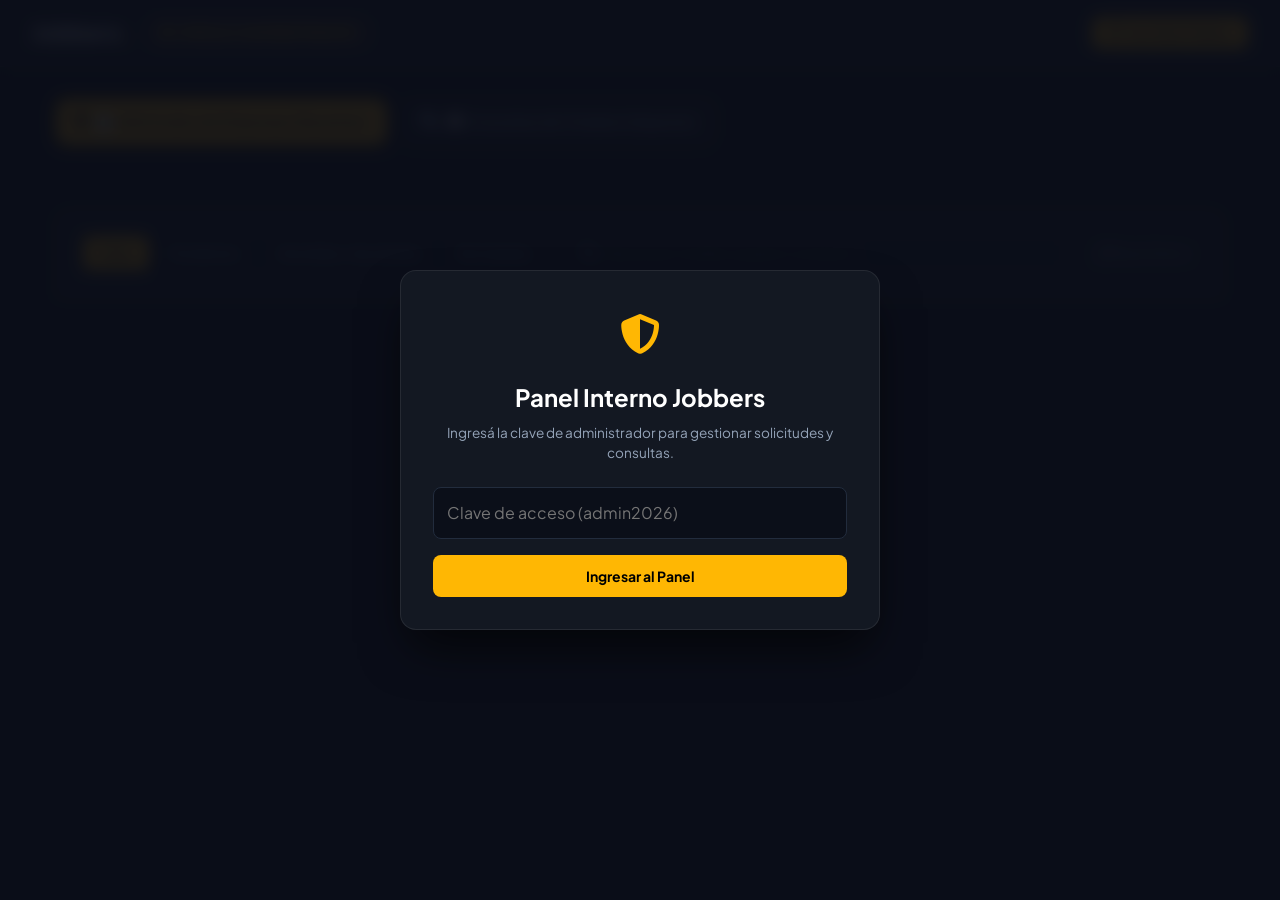
<file: admin.html>
<!DOCTYPE html>
<html lang="es">
<head>
    <meta charset="UTF-8">
    <meta name="viewport" content="width=device-width, initial-scale=1.0">
    <meta name="robots" content="noindex, nofollow">
    <title>Panel de Administración | Jobbers Argentina</title>

    <!-- Fonts & Icons -->
    <link rel="preconnect" href="https://fonts.googleapis.com">
    <link rel="preconnect" href="https://fonts.gstatic.com" crossorigin>
    <link href="https://fonts.googleapis.com/css2?family=Plus+Jakarta+Sans:wght@400;500;600;700;800&display=swap" rel="stylesheet">
    <link rel="stylesheet" href="https://cdnjs.cloudflare.com/ajax/libs/font-awesome/6.4.0/css/all.min.css">
    <link rel="stylesheet" href="css/styles.css">

    <style>
        body {
            background-color: var(--bg-main, #0b0f19);
            color: var(--text-primary, #f8fafc);
            font-family: var(--font-main, 'Plus Jakarta Sans', sans-serif);
            min-height: 100vh;
            margin: 0;
        }

        .admin-navbar {
            background: var(--bg-card, #131822);
            border-bottom: 1px solid var(--border-color, #222c3d);
            padding: 1rem 2rem;
            display: flex;
            justify-content: space-between;
            align-items: center;
            flex-wrap: wrap;
            gap: 1rem;
        }

        .admin-badge {
            background: rgba(255, 183, 3, 0.1);
            color: var(--accent-amber, #ffb703);
            padding: 0.35rem 0.9rem;
            border-radius: 50px;
            font-size: 0.75rem;
            font-weight: 800;
            letter-spacing: 0.5px;
            border: 1px solid rgba(255, 183, 3, 0.25);
            display: inline-flex;
            align-items: center;
        }

        /* PESTAÑAS PRINCIPALES (SECCIÓN ADMIN / CHATBOT) */
        .main-tabs-container {
            display: flex;
            gap: 0.8rem;
            margin-bottom: 1.5rem;
            border-bottom: 1px solid var(--border-color, #222c3d);
            padding-bottom: 1rem;
        }

        .main-tab-btn {
            background: var(--bg-card, #131822);
            border: 1px solid var(--border-color, #222c3d);
            color: var(--text-secondary, #94a3b8);
            padding: 0.7rem 1.2rem;
            border-radius: 10px;
            font-size: 0.9rem;
            font-weight: 700;
            cursor: pointer;
            transition: all 0.2s;
            display: inline-flex;
            align-items: center;
            gap: 0.5rem;
        }

        .main-tab-btn:hover {
            color: #fff;
            border-color: rgba(255, 183, 3, 0.4);
        }

        .main-tab-btn.active {
            background: var(--accent-amber, #ffb703);
            color: #000;
            border-color: var(--accent-amber, #ffb703);
        }

        /* MÉTRICAS */
        .admin-metrics {
            display: grid;
            grid-template-columns: repeat(auto-fit, minmax(210px, 1fr));
            gap: 1.25rem;
            margin-bottom: 1.5rem;
        }

        .metric-card {
            background: var(--bg-card, #131822);
            border: 1px solid var(--border-color, #222c3d);
            border-radius: 12px;
            padding: 1.25rem;
            display: flex;
            align-items: center;
            gap: 1rem;
            box-shadow: 0 4px 20px rgba(0, 0, 0, 0.3);
        }

        .metric-icon {
            width: 46px;
            height: 46px;
            border-radius: 10px;
            display: flex;
            align-items: center;
            justify-content: center;
            font-size: 1.25rem;
        }

        .metric-icon.amber { background: rgba(255, 183, 3, 0.15); color: var(--accent-amber, #ffb703); }
        .metric-icon.green { background: rgba(0, 230, 118, 0.15); color: var(--accent-green, #00e676); }
        .metric-icon.blue { background: rgba(56, 189, 248, 0.15); color: #38bdf8; }
        .metric-icon.red { background: rgba(239, 68, 68, 0.15); color: #ef4444; }

        .metric-data h4 { font-size: 1.5rem; font-weight: 800; color: #fff; margin: 0; }
        .metric-data p { font-size: 0.8rem; color: #94a3b8; margin: 0; }

        /* FILTROS */
        .filters-toolbar {
            background: var(--bg-card, #131822);
            border: 1px solid var(--border-color, #222c3d);
            border-radius: 12px 12px 0 0;
            padding: 1.25rem;
            display: flex;
            flex-wrap: wrap;
            gap: 1rem;
            justify-content: space-between;
            align-items: center;
        }

        .tab-btn-group {
            display: flex;
            gap: 0.4rem;
            background: #0b0f19;
            padding: 0.3rem;
            border-radius: 8px;
            border: 1px solid var(--border-color, #222c3d);
        }

        .tab-btn {
            background: transparent;
            border: none;
            color: #94a3b8;
            padding: 0.45rem 0.9rem;
            border-radius: 6px;
            font-size: 0.8rem;
            font-weight: 600;
            cursor: pointer;
            transition: all 0.2s;
        }

        .tab-btn.active {
            background: var(--accent-amber, #ffb703);
            color: #000;
            font-weight: 700;
        }

        .search-box {
            position: relative;
            flex: 1;
            min-width: 240px;
        }

        .search-box input {
            width: 100%;
            padding: 0.6rem 0.8rem 0.6rem 2.3rem;
            background: #0b0f19;
            border: 1px solid var(--border-color, #222c3d);
            border-radius: 8px;
            color: #fff;
            font-size: 0.85rem;
            font-family: inherit;
        }

        .search-box i {
            position: absolute;
            left: 0.8rem;
            top: 50%;
            transform: translateY(-50%);
            color: #94a3b8;
        }

        .admin-table-container {
            background: var(--bg-card, #131822);
            border: 1px solid var(--border-color, #222c3d);
            border-top: none;
            border-radius: 0 0 12px 12px;
            overflow: hidden;
        }

        .admin-table {
            width: 100%;
            border-collapse: collapse;
            text-align: left;
            font-size: 0.85rem;
        }

        .admin-table th {
            background: #0b0f19;
            color: #94a3b8;
            padding: 1rem;
            font-weight: 700;
            border-bottom: 1px solid var(--border-color, #222c3d);
            white-space: nowrap;
        }

        .admin-table td {
            padding: 1rem;
            border-bottom: 1px solid var(--border-color, #222c3d);
            color: #f8fafc;
            vertical-align: middle;
        }

        .status-pill {
            display: inline-block;
            padding: 0.3rem 0.7rem;
            border-radius: 6px;
            font-size: 0.72rem;
            font-weight: 700;
            text-transform: uppercase;
        }

        .status-pendiente { background: rgba(255, 183, 3, 0.15); color: #ffb703; border: 1px solid rgba(255, 183, 3, 0.3); }
        .status-aprobado { background: rgba(0, 230, 118, 0.15); color: #00e676; border: 1px solid rgba(0, 230, 118, 0.3); }
        .status-rechazado { background: rgba(239, 68, 68, 0.15); color: #ef4444; border: 1px solid rgba(239, 68, 68, 0.3); }

        .badge-urgente {
            background: #ffb703;
            color: #000;
            font-size: 0.65rem;
            font-weight: 800;
            padding: 0.15rem 0.4rem;
            border-radius: 6px;
            margin-top: 0.2rem;
            display: inline-block;
        }

        .btn-act {
            padding: 0.4rem 0.7rem;
            border-radius: 6px;
            border: none;
            font-weight: 700;
            font-size: 0.75rem;
            cursor: pointer;
            transition: all 0.2s;
            margin-right: 0.25rem;
            display: inline-flex;
            align-items: center;
            gap: 0.3rem;
        }

        .btn-act-view { background: #38bdf8; color: #000; }
        .btn-act-ok { background: #00e676; color: #000; }
        .btn-act-no { background: #ef4444; color: #fff; }

        .login-overlay {
            position: fixed;
            top: 0; left: 0; width: 100%; height: 100%;
            background: rgba(11, 15, 25, 0.92);
            backdrop-filter: blur(8px);
            display: flex;
            align-items: center;
            justify-content: center;
            z-index: 9999;
        }

        .modal-card {
            background: #131822;
            border: 1px solid var(--border-color, #222c3d);
            border-radius: 16px;
            padding: 2rem;
            max-width: 480px;
            width: 90%;
            box-shadow: 0 25px 50px -12px rgba(0, 0, 0, 0.7);
        }

        .btn-amber {
            background: var(--accent-amber, #ffb703);
            color: #000;
            border: none;
            border-radius: 8px;
            font-weight: 700;
            cursor: pointer;
        }
    </style>
</head>
<body>

    <!-- MODAL AUTENTICACIÓN -->
    <div id="login-modal" class="login-overlay">
        <div class="modal-card" style="text-align: center;">
            <div style="font-size: 2.5rem; color: #ffb703; margin-bottom: 1rem;">
                <i class="fas fa-shield-halved"></i>
            </div>
            <h2 style="margin-bottom: 0.5rem; color: #fff; font-size: 1.5rem;">Panel Interno Jobbers</h2>
            <p style="color: #94a3b8; font-size: 0.85rem; margin-bottom: 1.5rem;">Ingresá la clave de administrador para gestionar solicitudes y consultas.</p>
            <form id="admin-login-form">
                <input type="password" id="admin-pass" placeholder="Clave de acceso (admin2026)" required style="padding: 0.8rem; margin-bottom: 1rem; border-radius: 8px; border: 1px solid #222c3d; background: #0b0f19; color: #fff; width: 100%; box-sizing: border-box;">
                <p id="login-error" style="color: #ef4444; font-size: 0.8rem; display: none; margin-bottom: 0.8rem;">Clave incorrecta. Intentá de nuevo.</p>
                <button type="submit" class="btn-amber" style="padding: 0.8rem; width: 100%;">Ingresar al Panel</button>
            </form>
        </div>
    </div>

    <!-- MODAL DETALLE -->
    <div id="modal-detalle" class="login-overlay" style="display: none;">
        <div class="modal-card">
            <div style="display:flex; justify-content:space-between; align-items:center; margin-bottom:1rem; border-bottom:1px solid #222c3d; padding-bottom:0.75rem;">
                <h3 style="color:#ffb703; margin:0; font-size: 1.1rem;" id="m-titulo">Detalle</h3>
                <button onclick="cerrarModalDetalle()" style="background:transparent; border:none; color:#94a3b8; font-size:1.4rem; cursor:pointer;">&times;</button>
            </div>
            <div style="font-size:0.9rem; line-height:1.6; color:#e2e8f0;">
                <p><strong><span id="label-campo1">Empresa</span>:</strong> <span id="m-val1" style="color:#fff;"></span></p>
                <p><strong><span id="label-campo2">Puesto</span>:</strong> <span id="m-val2"></span></p>
                <p><strong><span id="label-campo3">Zona</span>:</strong> <span id="m-val3"></span></p>
                <p><strong>Contacto:</strong> <span id="m-wa"></span></p>
                <div style="margin-top:1rem; background:#0b0f19; padding:1rem; border-radius:8px; border:1px solid #222c3d;">
                    <strong style="color:#94a3b8; font-size:0.75rem; display:block; margin-bottom:0.4rem;">MENSAJE / REQUISITOS:</strong>
                    <p id="m-detalles" style="white-space:pre-wrap; font-size:0.85rem; color:#cbd5e1; margin:0;"></p>
                </div>
            </div>
            <button onclick="cerrarModalDetalle()" class="btn-amber" style="margin-top:1.5rem; padding:0.7rem; width:100%;">Cerrar Ficha</button>
        </div>
    </div>

    <!-- NAVBAR ADMIN -->
    <header class="admin-navbar">
        <div style="display: flex; align-items: center; gap: 1rem;">
            <a href="index.html" style="text-decoration: none; color: #fff; font-weight: 800; font-size: 1.4rem;">Jobbers<span style="color:#ffb703;">.</span></a>
            <span class="admin-badge"><i class="fas fa-shield-alt" style="margin-right: 0.4rem;"></i> MÓDULO ADMINISTRADOR</span>
        </div>
        <div>
            <a href="index.html" class="btn-amber" style="padding: 0.5rem 1rem; text-decoration: none; font-size: 0.85rem; font-weight: 700; display: inline-flex; align-items: center; gap: 0.4rem;">
                <i class="fas fa-external-link-alt"></i> Ver Web Pública
            </a>
        </div>
    </header>

    <main class="container" style="max-width: 1200px; padding: 2rem 1rem 4rem; margin: 0 auto;">

        <!-- PESTAÑAS PRINCIPALES (SECCIONES) -->
        <div class="main-tabs-container">
            <button class="main-tab-btn active" id="tab-empresas-btn" onclick="cambiarSeccion('empresas')">
                <i class="fas fa-building"></i> 🏢 Solicitudes de Empresas (Vacantes)
            </button>
            <button class="main-tab-btn" id="tab-chatbot-btn" onclick="cambiarSeccion('chatbot')">
                <i class="fas fa-comments"></i> 💬 Consultas del Chatbot (Soporte)
            </button>
        </div>

        <!-- MÉTRICAS DINÁMICAS -->
        <section class="admin-metrics" id="container-metrics">
            <!-- Se actualiza por JS -->
        </section>

        <!-- FILTROS -->
        <div class="filters-toolbar">
            <div class="tab-btn-group">
                <button class="tab-btn active" onclick="filtrarEstado('todas', this)">Todas</button>
                <button class="tab-btn" onclick="filtrarEstado('pendiente', this)">Pendientes</button>
                <button class="tab-btn" onclick="filtrarEstado('aprobado', this)">Atendidas / Aprobadas</button>
                <button class="tab-btn" onclick="filtrarEstado('rechazado', this)">Rechazadas</button>
            </div>

            <div class="search-box">
                <i class="fas fa-search"></i>
                <input type="text" id="input-buscar" oninput="renderTabla()" placeholder="Buscar por nombre, puesto o contacto...">
            </div>

            <button onclick="resetDemoData()" style="background: transparent; color: #94a3b8; border: 1px dashed #222c3d; padding: 0.5rem 0.8rem; border-radius: 8px; font-size: 0.8rem; cursor: pointer;">
                <i class="fas fa-sync-alt"></i> Reset Demo
            </button>
        </div>

        <!-- TABLA DINÁMICA -->
        <section class="admin-table-container">
            <div style="overflow-x: auto;">
                <table class="admin-table">
                    <thead id="tabla-head">
                        <!-- Cabecera dinámica -->
                    </thead>
                    <tbody id="admin-table-body">
                        <!-- Contenido dinámico -->
                    </tbody>
                </table>
            </div>
        </section>

    </main>

    <script>
        const ADMIN_PASS = "admin2026";
        let seccionActual = "empresas"; // 'empresas' o 'chatbot'
        let filtroEstadoActual = "todas";

        document.getElementById("admin-login-form").addEventListener("submit", function(e) {
            e.preventDefault();
            if (document.getElementById("admin-pass").value === ADMIN_PASS) {
                document.getElementById("login-modal").style.display = "none";
                sessionStorage.setItem("jobbers_admin_auth", "true");
                initAdmin();
            } else {
                document.getElementById("login-error").style.display = "block";
            }
        });

        if (sessionStorage.getItem("jobbers_admin_auth") === "true") {
            document.getElementById("login-modal").style.display = "none";
            document.addEventListener("DOMContentLoaded", initAdmin);
        }

        const defaultData = [
            { 
                id: 101, 
                fecha: "07/10/2026", 
                empresa: "María Gómez", 
                whatsapp: "3541582448", 
                puesto: "Consulta de Soporte", 
                zona: "Chatbot Web", 
                turno: "Soporte General", 
                detalles: "Hola, quiero saber cómo destacar mi perfil de cocinera en la plataforma.", 
                urgente: false, 
                estado: "pendiente",
                tipo: "chatbot" 
            },
            { 
                id: 201, 
                fecha: "07/10/2026", 
                empresa: "Brunch & Coffee Güemes", 
                whatsapp: "3513080197", 
                puesto: "Barista Profesional", 
                zona: "Güemes", 
                turno: "Turno Mañana", 
                jornada: "Full Time", 
                detalles: "Experiencia mínima de 1 año en arte latte.", 
                urgente: true, 
                estado: "pendiente",
                tipo: "empresa" 
            }
        ];

        function getItems() {
            return JSON.parse(localStorage.getItem("jobbers_admin_requests")) || defaultData;
        }

        function setItems(data) {
            localStorage.setItem("jobbers_admin_requests", JSON.stringify(data));
            initAdmin();
        }

        function initAdmin() {
            actualizarMetricas();
            renderTabla();
        }

        function cambiarSeccion(seccion) {
            seccionActual = seccion;
            document.getElementById("tab-empresas-btn").classList.toggle("active", seccion === "empresas");
            document.getElementById("tab-chatbot-btn").classList.toggle("active", seccion === "chatbot");
            filtroEstadoActual = "todas";
            document.querySelectorAll(".tab-btn").forEach(b => b.classList.remove("active"));
            document.querySelector(".tab-btn-group button").classList.add("active");
            initAdmin();
        }

        function actualizarMetricas() {
            const items = getItems();
            const filtradosSeccion = items.filter(i => (i.tipo || 'empresa') === seccionActual);

            let p = 0, a = 0, r = 0, u = 0;
            filtradosSeccion.forEach(item => {
                if (item.estado === "pendiente") p++;
                if (item.estado === "aprobado") a++;
                if (item.estado === "rechazado") r++;
                if (item.urgente) u++;
            });

            const metricsContainer = document.getElementById("container-metrics");
            if (seccionActual === "empresas") {
                metricsContainer.innerHTML = `
                    <div class="metric-card"><div class="metric-icon amber"><i class="fas fa-clock"></i></div><div class="metric-data"><h4>${p}</h4><p>Pendientes de Revisión</p></div></div>
                    <div class="metric-card"><div class="metric-icon green"><i class="fas fa-check-circle"></i></div><div class="metric-data"><h4>${a}</h4><p>Aprobadas / Publicadas</p></div></div>
                    <div class="metric-card"><div class="metric-icon blue"><i class="fas fa-bolt"></i></div><div class="metric-data"><h4>${u}</h4><p>Solicitudes Urgentes Pro</p></div></div>
                    <div class="metric-card"><div class="metric-icon red"><i class="fas fa-times-circle"></i></div><div class="metric-data"><h4>${r}</h4><p>Rechazadas</p></div></div>
                `;
            } else {
                metricsContainer.innerHTML = `
                    <div class="metric-card"><div class="metric-icon amber"><i class="fas fa-clock"></i></div><div class="metric-data"><h4>${p}</h4><p>Consultas Nuevas</p></div></div>
                    <div class="metric-card"><div class="metric-icon green"><i class="fas fa-check-circle"></i></div><div class="metric-data"><h4>${a}</h4><p>Consultas Atendidas</p></div></div>
                    <div class="metric-card"><div class="metric-icon red"><i class="fas fa-times-circle"></i></div><div class="metric-data"><h4>${r}</h4><p>Archivadas</p></div></div>
                `;
            }
        }

        function renderTabla() {
            const items = getItems();
            const busqueda = document.getElementById("input-buscar").value.toLowerCase();
            const thead = document.getElementById("tabla-head");
            const tbody = document.getElementById("admin-table-body");
            tbody.innerHTML = "";

            const filtrados = items.filter(item => {
                const tipoItem = item.tipo || 'empresa';
                if (tipoItem !== seccionActual) return false;

                const matchEstado = (filtroEstadoActual === "todas") || (item.estado === filtroEstadoActual);
                const matchTexto = item.empresa.toLowerCase().includes(busqueda) ||
                                   (item.puesto && item.puesto.toLowerCase().includes(busqueda)) ||
                                   item.whatsapp.toLowerCase().includes(busqueda) ||
                                   (item.detalles && item.detalles.toLowerCase().includes(busqueda));
                return matchEstado && matchTexto;
            });

            if (seccionActual === "empresas") {
                thead.innerHTML = `
                    <tr>
                        <th>Fecha</th>
                        <th>Local / Empresa</th>
                        <th>Puesto Requerido</th>
                        <th>Zona / Barrio</th>
                        <th>Turno / Jornada</th>
                        <th>WhatsApp</th>
                        <th>Estado</th>
                        <th>Acciones</th>
                    </tr>
                `;
            } else {
                thead.innerHTML = `
                    <tr>
                        <th>Fecha</th>
                        <th>Solicitante</th>
                        <th>Asunto / Consulta</th>
                        <th>Canal</th>
                        <th>Contacto (Wpp / Correo)</th>
                        <th>Estado</th>
                        <th>Acciones</th>
                    </tr>
                `;
            }

            if (filtrados.length === 0) {
                const cols = seccionActual === "empresas" ? 8 : 7;
                tbody.innerHTML = `<tr><td colspan="${cols}" style="text-align:center; padding:2rem; color:#94a3b8;">No se encontraron registros en esta sección.</td></tr>`;
                return;
            }

            filtrados.forEach(item => {
                const tr = document.createElement("tr");
                if (seccionActual === "empresas") {
                    tr.innerHTML = `
                        <td style="color: #94a3b8; font-size: 0.78rem;">${item.fecha}</td>
                        <td>
                            <strong>${item.empresa}</strong>
                            ${item.urgente ? '<br><span class="badge-urgente">⚡ URGENTE PRO</span>' : ''}
                        </td>
                        <td style="color: #ffb703; font-weight: 600;">${item.puesto}</td>
                        <td>${item.zona}</td>
                        <td style="font-size:0.8rem; color:#94a3b8;">${item.turno}<br><em>${item.jornada || ''}</em></td>
                        <td>
                            <a href="https://wa.me/549${item.whatsapp.replace(/\D/g,'')}" target="_blank" style="color: #00e676; font-size: 0.8rem; text-decoration: none; display: inline-flex; align-items: center; gap: 4px;">
                                <i class="fab fa-whatsapp"></i> ${item.whatsapp}
                            </a>
                        </td>
                        <td><span class="status-pill status-${item.estado}">${item.estado}</span></td>
                        <td>
                            <button class="btn-act btn-act-view" onclick="verDetalle(${item.id})" title="Ver detalles"><i class="fas fa-eye"></i></button>
                            ${item.estado === 'pendiente' ? `
                                <button class="btn-act btn-act-ok" onclick="aprobarYNotificarEmpresa(${item.id})" title="Aprobar"><i class="fas fa-check"></i> Aprobar</button>
                                <button class="btn-act btn-act-no" onclick="cambiarEstado(${item.id}, 'rechazado')" title="Rechazar"><i class="fas fa-times"></i></button>
                            ` : `<small style="color:#94a3b8;">Procesado</small>`}
                        </td>
                    `;
                } else {
                    tr.innerHTML = `
                        <td style="color: #94a3b8; font-size: 0.78rem;">${item.fecha}</td>
                        <td><strong>${item.empresa}</strong></td>
                        <td style="color: #38bdf8; font-weight: 600;">${item.puesto}</td>
                        <td>${item.zona}</td>
                        <td>
                            <a href="https://wa.me/549${item.whatsapp.replace(/\D/g,'')}" target="_blank" style="color: #00e676; font-size: 0.8rem; text-decoration: none; display: inline-flex; align-items: center; gap: 4px;">
                                <i class="fab fa-whatsapp"></i> ${item.whatsapp}
                            </a>
                        </td>
                        <td><span class="status-pill status-${item.estado}">${item.estado}</span></td>
                        <td>
                            <button class="btn-act btn-act-view" onclick="verDetalle(${item.id})" title="Ver consulta"><i class="fas fa-eye"></i></button>
                            ${item.estado === 'pendiente' ? `
                                <button class="btn-act btn-act-ok" onclick="cambiarEstado(${item.id}, 'aprobado')" title="Marcar atendido"><i class="fas fa-check"></i> Atender</button>
                                <button class="btn-act btn-act-no" onclick="cambiarEstado(${item.id}, 'rechazado')" title="Archivar"><i class="fas fa-times"></i></button>
                            ` : `<small style="color:#94a3b8;">Atendido</small>`}
                        </td>
                    `;
                }
                tbody.appendChild(tr);
            });
        }

        function filtrarEstado(estado, btn) {
            filtroEstadoActual = estado;
            document.querySelectorAll(".tab-btn").forEach(b => b.classList.remove("active"));
            btn.classList.add("active");
            renderTabla();
        }

        function verDetalle(id) {
            const item = getItems().find(x => x.id === id);
            if (!item) return;

            if (seccionActual === "empresas") {
                document.getElementById("m-titulo").innerText = "Detalle de Vacante";
                document.getElementById("label-campo1").innerText = "Empresa";
                document.getElementById("label-campo2").innerText = "Puesto";
                document.getElementById("label-campo3").innerText = "Zona";
                document.getElementById("m-val1").innerText = item.empresa;
                document.getElementById("m-val2").innerText = item.puesto;
                document.getElementById("m-val3").innerText = `${item.zona} (${item.turno} - ${item.jornada})`;
            } else {
                document.getElementById("m-titulo").innerText = "Detalle de Consulta de Chatbot";
                document.getElementById("label-campo1").innerText = "Solicitante";
                document.getElementById("label-campo2").innerText = "Asunto";
                document.getElementById("label-campo3").innerText = "Canal";
                document.getElementById("m-val1").innerText = item.empresa;
                document.getElementById("m-val2").innerText = item.puesto;
                document.getElementById("m-val3").innerText = item.zona;
            }

            document.getElementById("m-wa").innerText = item.whatsapp;
            document.getElementById("m-detalles").innerText = item.detalles || "Sin detalles adicionales.";
            document.getElementById("modal-detalle").style.display = "flex";
        }

        function cerrarModalDetalle() {
            document.getElementById("modal-detalle").style.display = "none";
        }

        function cambiarEstado(id, nuevoEstado) {
            let items = getItems();
            items = items.map(item => {
                if (item.id === id) item.estado = nuevoEstado;
                return item;
            });
            setItems(items);
        }

        function aprobarYNotificarEmpresa(id) {
            const items = getItems();
            const item = items.find(x => x.id === id);
            if (!item) return;

            cambiarEstado(id, 'aprobado');
            const msg = encodeURIComponent(`¡Hola ${item.empresa}! 👋 Te avisamos desde Jobbers Argentina que tu búsqueda para el puesto de "${item.puesto}" ya fue aprobada y se encuentra publicada en el portal.`);
            window.open(`https://wa.me/549${item.whatsapp.replace(/\D/g,'')}`, '_blank');
        }

        function resetDemoData() {
            localStorage.removeItem("jobbers_admin_requests");
            initAdmin();
        }
    </script>
</body>
</html>
</file>
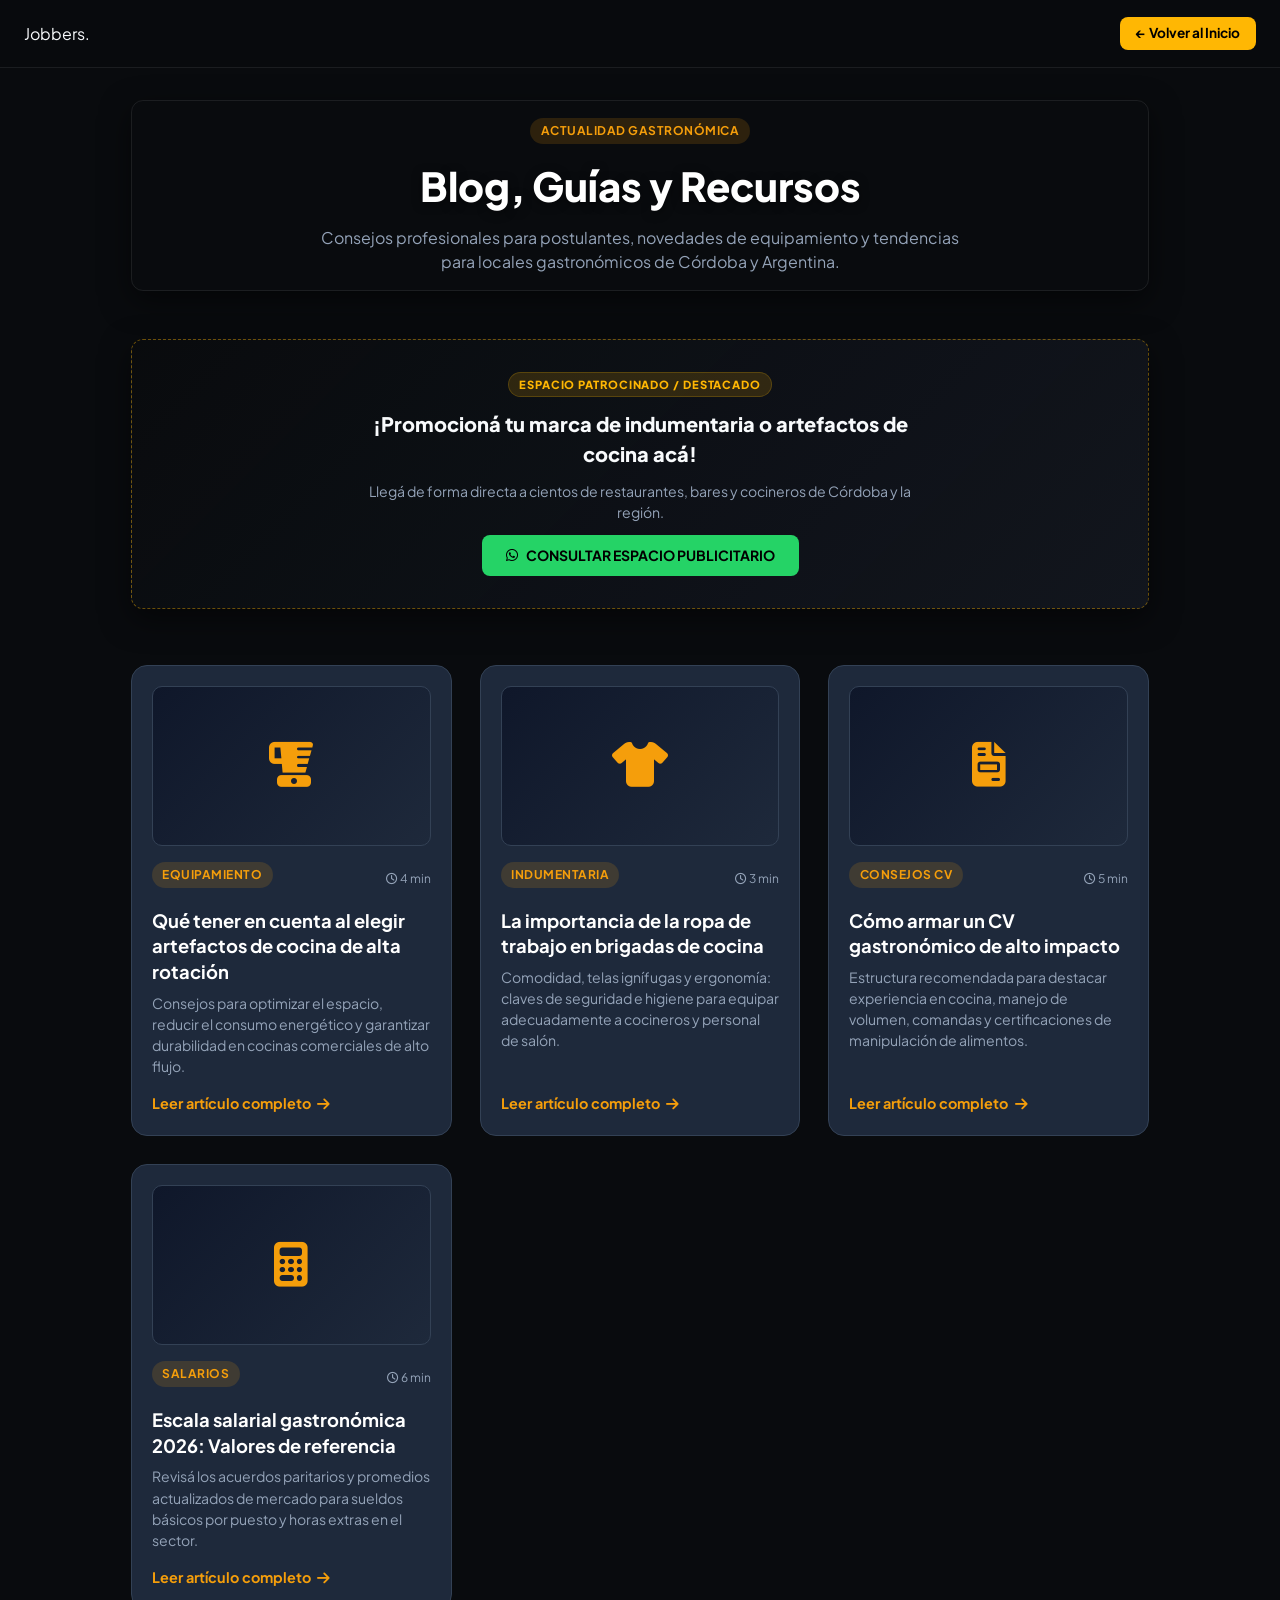
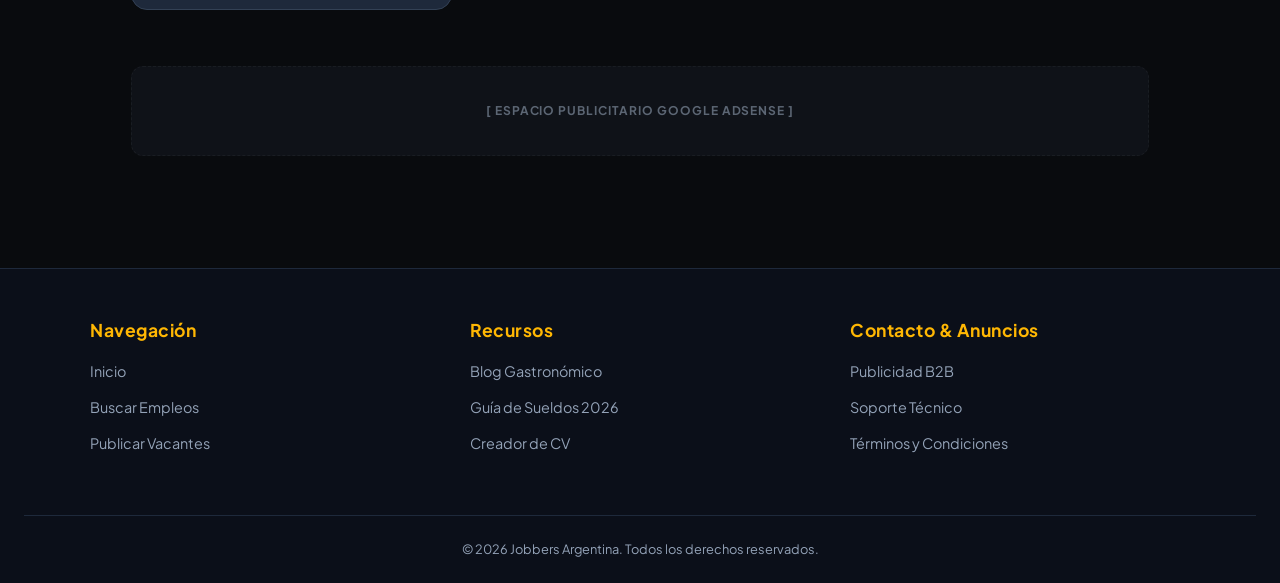
<file: blog.html>
<!DOCTYPE html>
<html lang="es">
<head>
    <meta charset="UTF-8">
    <meta name="viewport" content="width=device-width, initial-scale=1.0">
    <meta name="theme-color" content="#f59e0b">
    <title>Blog & Recursos Gastronómicos | Jobbers Argentina</title>

    <meta name="description" content="Novedades, guías salariales, consejos de empleo e indumentaria y equipamiento para gastronómicos en Córdoba y Argentina.">
    <meta name="robots" content="index, follow">
    <link rel="canonical" href="https://jobbers.com.ar/blog.html">

    <!-- Open Graph / Facebook -->
    <meta property="og:type" content="blog">
    <meta property="og:url" content="https://jobbers.com.ar/blog.html">
    <meta property="og:title" content="Blog y Recursos Gastronómicos - Jobbers">
    <meta property="og:description" content="Consejos para profesionales, guías de equipamiento y novedades del sector gastronómico.">
    <meta property="og:image" content="https://jobbers.com.ar/img/og-blog.jpg">
    <meta property="og:locale" content="es_AR">

    <!-- Fonts & Icons -->
    <link rel="preconnect" href="https://fonts.googleapis.com">
    <link rel="preconnect" href="https://fonts.gstatic.com" crossorigin>
    <link href="https://fonts.googleapis.com/css2?family=Plus+Jakarta+Sans:wght@400;500;600;700;800&display=swap" rel="stylesheet">
    <link rel="stylesheet" href="https://cdnjs.cloudflare.com/ajax/libs/font-awesome/6.4.0/css/all.min.css">
    <link rel="stylesheet" href="css/styles.css">

    <!-- Schema.org Blog Markup -->
    <script type="application/ld+json">
    {
      "@context": "https://schema.org",
      "@type": "Blog",
      "name": "Blog Gastronómico Jobbers",
      "description": "Recursos, guías y consejos para el sector gastronómico en Argentina.",
      "url": "https://jobbers.com.ar/blog.html"
    }
    </script>

    <style>
        /* --- ESTILOS DE AJUSTE Y FIX HORIZONTAL --- */
        
        /* Corregir Footer Horizontal */
        .footer-section {
            background-color: #0b0f19;
            padding: 3rem 1.5rem 1.5rem 1.5rem;
            border-top: 1px solid #1e293b;
        }

        .footer-grid {
            display: grid;
            grid-template-columns: repeat(auto-fit, minmax(220px, 1fr));
            gap: 2.5rem;
            max-width: 1100px;
            margin: 0 auto;
        }

        .footer-title {
            color: #f59e0b;
            font-size: 1.05rem;
            font-weight: 700;
            margin-bottom: 1.2rem;
            letter-spacing: 0.5px;
        }

        .footer-col ul {
            list-style: none;
            padding: 0;
            margin: 0;
        }

        .footer-col ul li {
            margin-bottom: 0.75rem;
        }

        .footer-col ul li a {
            color: #94a3b8;
            text-decoration: none;
            font-size: 0.9rem;
            transition: color 0.2s ease, transform 0.2s ease;
            display: inline-block;
        }

        .footer-col ul li a:hover {
            color: #f59e0b;
            transform: translateX(3px);
        }

        /* Tarjetas de Blog Mejoradas */
        .blog-card {
            background: #1e293b;
            border: 1px solid #334155;
            border-radius: 16px;
            padding: 1.25rem;
            display: flex;
            flex-direction: column;
            justify-content: space-between;
            transition: transform 0.25s ease, border-color 0.25s ease, box-shadow 0.25s ease;
            overflow: hidden;
        }

        .blog-card:hover {
            transform: translateY(-5px);
            border-color: #f59e0b;
            box-shadow: 0 12px 25px -5px rgba(245, 158, 11, 0.15);
        }

        .blog-thumbnail {
            width: 100%;
            height: 160px;
            background: linear-gradient(135deg, #0f172a 0%, #1e293b 100%);
            border-radius: 10px;
            margin-bottom: 1rem;
            display: flex;
            align-items: center;
            justify-content: center;
            color: #f59e0b;
            font-size: 2.8rem;
            border: 1px solid #334155;
        }

        .blog-meta {
            display: flex;
            justify-content: space-between;
            align-items: center;
            margin-bottom: 0.75rem;
        }

        .blog-tag {
            background: rgba(245, 158, 11, 0.15);
            color: #f59e0b;
            padding: 0.25rem 0.65rem;
            border-radius: 20px;
            font-size: 0.75rem;
            font-weight: 700;
            text-transform: uppercase;
            letter-spacing: 0.5px;
        }

        .blog-card h4 {
            font-size: 1.15rem;
            font-weight: 700;
            color: #ffffff;
            margin-bottom: 0.5rem;
            line-height: 1.4;
        }

        .blog-card p {
            color: #94a3b8;
            font-size: 0.88rem;
            line-height: 1.5;
            margin-bottom: 1rem;
        }

        .blog-read-more {
            color: #f59e0b;
            text-decoration: none;
            font-weight: 700;
            font-size: 0.9rem;
            display: inline-flex;
            align-items: center;
            gap: 0.4rem;
            transition: gap 0.2s ease;
        }

        .blog-card:hover .blog-read-more {
            gap: 0.7rem;
        }
    </style>
</head>
<body class="role-postulante">

    <!-- HEADER / NAVBAR -->
    <header class="navbar">
        <a href="index.html" class="brand-logo" style="text-decoration: none; color: inherit;">
            Jobbers<span>.</span>
        </a>
        <nav class="nav-links">
            <a href="index.html" class="btn-amber" style="padding: 0.5rem 1rem; text-decoration: none; font-size: 0.85rem; font-weight: 700;">
                &larr; Volver al Inicio
            </a>
        </nav>
    </header>

    <main class="container" style="max-width: 1050px; padding-top: 2rem; padding-bottom: 4rem;">

        <!-- HERO BLOG -->
        <section class="hero-postulante" style="text-align: center; margin-bottom: 3rem; background: transparent; padding: 1rem 0;">
            <span class="blog-tag" style="margin-bottom: 0.75rem; display: inline-block;">ACTUALIDAD GASTRONÓMICA</span>
            <h1 style="font-size: 2.5rem; font-weight: 800; margin-bottom: 0.6rem; color: #fff;">Blog, Guías y Recursos</h1>
            <p style="color: var(--text-secondary, #94a3b8); max-width: 650px; margin: 0 auto; font-size: 1rem;">Consejos profesionales para postulantes, novedades de equipamiento y tendencias para locales gastronómicos de Córdoba y Argentina.</p>
        </section>

        <!-- ESPACIO PUBLICITARIO B2B -->
        <section class="banner-patrocinado" style="margin-bottom: 3.5rem;">
            <span class="tag-patrocinado">ESPACIO PATROCINADO / DESTACADO</span>
            <h3 class="titulo-patrocinado">¡Promocioná tu marca de indumentaria o artefactos de cocina acá!</h3>
            <p class="bajada-patrocinado">Llegá de forma directa a cientos de restaurantes, bares y cocineros de Córdoba y la región.</p>
            <a href="https://wa.me/5493513080197?text=Hola%20Jobbers!%20Quiero%20consultar%20para%20anunciar%20en%20el%20blog." target="_blank" rel="noopener noreferrer" class="btn-publicidad">
                <i class="fab fa-whatsapp" aria-hidden="true"></i> CONSULTAR ESPACIO PUBLICITARIO
            </a>
        </section>

        <!-- GRID DE ARTÍCULOS MEJORADO -->
        <section class="blog-grid-expanded" style="display: grid; grid-template-columns: repeat(auto-fit, minmax(300px, 1fr)); gap: 1.75rem; margin-bottom: 3.5rem;">
            
            <!-- ARTÍCULO 1 -->
            <article class="blog-card">
                <div>
                    <div class="blog-thumbnail">
                        <i class="fas fa-blender"></i>
                    </div>
                    <div class="blog-meta">
                        <span class="blog-tag">Equipamiento</span>
                        <span style="font-size: 0.75rem; color: #94a3b8;"><i class="far fa-clock"></i> 4 min</span>
                    </div>
                    <h4>Qué tener en cuenta al elegir artefactos de cocina de alta rotación</h4>
                    <p>Consejos para optimizar el espacio, reducir el consumo energético y garantizar durabilidad en cocinas comerciales de alto flujo.</p>
                </div>
                <a href="#" class="blog-read-more">Leer artículo completo <i class="fas fa-arrow-right"></i></a>
            </article>

            <!-- ARTÍCULO 2 -->
            <article class="blog-card">
                <div>
                    <div class="blog-thumbnail">
                        <i class="fas fa-tshirt"></i>
                    </div>
                    <div class="blog-meta">
                        <span class="blog-tag">Indumentaria</span>
                        <span style="font-size: 0.75rem; color: #94a3b8;"><i class="far fa-clock"></i> 3 min</span>
                    </div>
                    <h4>La importancia de la ropa de trabajo en brigadas de cocina</h4>
                    <p>Comodidad, telas ignífugas y ergonomía: claves de seguridad e higiene para equipar adecuadamente a cocineros y personal de salón.</p>
                </div>
                <a href="#" class="blog-read-more">Leer artículo completo <i class="fas fa-arrow-right"></i></a>
            </article>

            <!-- ARTÍCULO 3 -->
            <article class="blog-card">
                <div>
                    <div class="blog-thumbnail">
                        <i class="fas fa-file-invoice"></i>
                    </div>
                    <div class="blog-meta">
                        <span class="blog-tag">Consejos CV</span>
                        <span style="font-size: 0.75rem; color: #94a3b8;"><i class="far fa-clock"></i> 5 min</span>
                    </div>
                    <h4>Cómo armar un CV gastronómico de alto impacto</h4>
                    <p>Estructura recomendada para destacar experiencia en cocina, manejo de volumen, comandas y certificaciones de manipulación de alimentos.</p>
                </div>
                <a href="#" class="blog-read-more">Leer artículo completo <i class="fas fa-arrow-right"></i></a>
            </article>

            <!-- ARTÍCULO 4 -->
            <article class="blog-card">
                <div>
                    <div class="blog-thumbnail">
                        <i class="fas fa-calculator"></i>
                    </div>
                    <div class="blog-meta">
                        <span class="blog-tag">Salarios</span>
                        <span style="font-size: 0.75rem; color: #94a3b8;"><i class="far fa-clock"></i> 6 min</span>
                    </div>
                    <h4>Escala salarial gastronómica 2026: Valores de referencia</h4>
                    <p>Revisá los acuerdos paritarios y promedios actualizados de mercado para sueldos básicos por puesto y horas extras en el sector.</p>
                </div>
                <a href="#" class="blog-read-more">Leer artículo completo <i class="fas fa-arrow-right"></i></a>
            </article>

        </section>

        <!-- ANUNCIO GOOGLE ADSENSE -->
        <div class="adsense-placeholder" role="region" aria-label="Publicidad patrocinada" style="margin-bottom: 3rem;">
            [ Espacio Publicitario Google AdSense ]
        </div>

    </main>

    <!-- FOOTER CON DISPOSICIÓN HORIZONTAL -->
    <footer class="footer-section">
        <div class="footer-grid">
            <div class="footer-col">
                <h4 class="footer-title">Navegación</h4>
                <ul>
                    <li><a href="index.html">Inicio</a></li>
                    <li><a href="index.html">Buscar Empleos</a></li>
                    <li><a href="index.html">Publicar Vacantes</a></li>
                </ul>
            </div>
            <div class="footer-col">
                <h4 class="footer-title">Recursos</h4>
                <ul>
                    <li><a href="blog.html">Blog Gastronómico</a></li>
                    <li><a href="#">Guía de Sueldos 2026</a></li>
                    <li><a href="#">Creador de CV</a></li>
                </ul>
            </div>
            <div class="footer-col">
                <h4 class="footer-title">Contacto & Anuncios</h4>
                <ul>
                    <li><a href="https://wa.me/5493513080197" target="_blank" rel="noopener noreferrer">Publicidad B2B</a></li>
                    <li><a href="#">Soporte Técnico</a></li>
                    <li><a href="#">Términos y Condiciones</a></li>
                </ul>
            </div>
        </div>
        <div style="text-align: center; margin-top: 3rem; padding-top: 1.5rem; border-top: 1px solid #1e293b; font-size: 0.8rem; color: #94a3b8;">
            &copy; 2026 Jobbers Argentina. Todos los derechos reservados.
        </div>
    </footer>

</body>
</html>
</file>
<file: css/styles.css>
@import url('https://fonts.googleapis.com/css2?family=Plus+Jakarta+Sans:wght@400;500;600;700;800;900&display=swap');

/* ==========================================================================
1. VARIABLES Y PALETA DE DISEÑO (SYSTEM TOKENIZED)
========================================================================== */
:root {
  color-scheme: dark;

  /* Paleta de colores */
  --bg-main: #090B0E;
  --bg-card: #13171F;
  --bg-card-hover: #1A202C;
  --bg-input: #0D1117;
  --bg-glass: rgba(9, 11, 14, 0.88);

  /* Acentos */
  --accent-amber: #ffb703;
  --accent-amber-glow: rgba(255, 183, 3, 0.15);
  --primary-hover: #D97706;
  --accent-green: #00e676;
  --accent-green-glow: rgba(0, 230, 118, 0.15);
  --accent-whatsapp: #25d366;
  --red-urgent: #EF4444;

  /* Textos */
  --text-primary: #F8FAFC;
  --text-secondary: #94A3B8;

  /* Bordes, Sombras y Radio */
  --border-color: rgba(255, 255, 255, 0.08);
  --border-focus: rgba(255, 183, 3, 0.5);
  --radius-sm: 8px;
  --radius-md: 12px;
  --radius-lg: 24px;
  --radius-pill: 9999px;
  --shadow-card: 0 10px 30px rgba(0, 0, 0, 0.5);
  --shadow-glow: 0 0 15px rgba(255, 183, 3, 0.12);

  /* Tipografía y Layout */
  --font-main: 'Plus Jakarta Sans', system-ui, -apple-system, sans-serif;
  --container-max-width: 1200px;

  /* Transiciones */
  --transition-fast: 0.2s cubic-bezier(0.4, 0, 0.2, 1);
  --transition-bounce: 0.3s cubic-bezier(0.16, 1, 0.3, 1);
}

/* ==========================================================================
2. RESET Y ESTILOS BASE
========================================================================== */
*, *::before, *::after {
  box-sizing: border-box;
  margin: 0;
  padding: 0;
}

html {
  scroll-behavior: smooth;
  -webkit-text-size-adjust: 100%;
  text-size-adjust: 100%;
}

body {
  background-color: var(--bg-main);
  color: var(--text-primary);
  font-family: var(--font-main);
  line-height: 1.5;
  -webkit-font-smoothing: antialiased;
  -moz-osx-font-smoothing: grayscale;
  overflow-x: hidden;
}

input, button, select, textarea {
  font: inherit;
  color: inherit;
  appearance: none;
  -webkit-appearance: none;
}

a {
  color: inherit;
  text-decoration: none;
}

button {
  cursor: pointer;
  border: none;
  background: none;
}

:focus-visible {
  outline: 2px solid var(--accent-amber);
  outline-offset: 2px;
}

.job-title,
.sidebar-widget h3,
.sidebar-widget h4,
.titulo-patrocinado {
  overflow-wrap: anywhere;
}

/* ==========================================================================
3. ESTRUCTURA Y LAYOUT GLOBAL
========================================================================== */
.container {
  width: 100%;
  max-width: var(--container-max-width);
  margin: 0 auto;
  padding: 1.5rem 1rem;
}

.main-layout {
  display: grid;
  grid-template-columns: 1fr;
  gap: 1.5rem;
  margin-top: 1.5rem;
}

@media (min-width: 992px) {
  .main-layout {
    grid-template-columns: 1fr 320px;
  }
}

.view-section {
  display: none;
}

.view-section.active-view {
  display: block;
}

/* ==========================================================================
4. HEADER & NAVBAR (CON LOGOTIPO VECTORIAL)
========================================================================== */
.navbar {
  position: sticky;
  top: 0;
  z-index: 1000;
  display: flex;
  align-items: center;
  justify-content: space-between;
  padding: max(0.85rem, env(safe-area-inset-top, 0.85rem)) 1.5rem 0.85rem 1.5rem;
  background: var(--bg-glass);
  backdrop-filter: blur(12px);
  -webkit-backdrop-filter: blur(12px);
  border-bottom: 1px solid var(--border-color);
  transform: translateZ(0);
}

.brand-logo {
  display: flex;
  align-items: center;
  text-decoration: none;
  height: 40px;
}

.logo-jobbers-svg {
  height: 38px;
  width: auto;
  display: block;
  transition: transform var(--transition-fast);
}

.brand-logo:hover .logo-jobbers-svg {
  transform: scale(1.03);
}

.mode-switch-container {
  display: flex;
  gap: 4px;
  padding: 4px;
  background-color: var(--bg-card);
  border: 1px solid var(--border-color);
  border-radius: var(--radius-pill);
}

.mode-btn {
  padding: 6px 16px;
  border-radius: var(--radius-pill);
  color: var(--text-secondary);
  font-size: 0.85rem;
  font-weight: 600;
  transition: all var(--transition-fast);
}

.mode-btn.active {
  background-color: var(--accent-amber);
  color: #000000;
}

/* ==========================================================================
5. SISTEMA UNIFICADO DE BOTONES E INPUTS
========================================================================== */
.btn,
.btn-amber,
.btn-green,
.btn-pro,
.btn-destacar-pro,
.btn-publicidad,
.btn-consultar-publicidad {
  display: inline-flex;
  align-items: center;
  justify-content: center;
  gap: 0.5rem;
  padding: 0.75rem 1.5rem;
  border-radius: var(--radius-sm);
  font-size: 0.875rem;
  font-weight: 700;
  line-height: 1.2;
  text-align: center;
  white-space: nowrap;
  transition: all var(--transition-fast);
}

.btn-amber {
  background-color: var(--accent-amber);
  color: #000000;
}

.btn-green {
  background-color: var(--accent-green);
  color: #000000;
}

.btn-pro,
.btn-destacar-pro {
  width: 100%;
  background: linear-gradient(135deg, var(--accent-amber) 0%, var(--primary-hover) 100%);
  color: #000000;
}

.btn-publicidad,
.btn-consultar-publicidad {
  background-color: var(--accent-whatsapp);
  color: #000000;
}

.btn-amber:hover,
.btn-green:hover,
.btn-pro:hover,
.btn-destacar-pro:hover,
.btn-publicidad:hover,
.btn-consultar-publicidad:hover {
  filter: brightness(1.1);
  transform: translateY(-2px);
  box-shadow: 0 4px 12px rgba(0, 0, 0, 0.25);
}

.input-dark {
  width: 100%;
  padding: 0.75rem 1rem;
  background-color: var(--bg-input);
  border: 1px solid var(--border-color);
  border-radius: var(--radius-sm);
  color: var(--text-primary);
  outline: none;
  transition: border-color var(--transition-fast), box-shadow var(--transition-fast);
}

.input-dark:focus {
  border-color: var(--accent-amber);
  box-shadow: 0 0 0 3px var(--accent-amber-glow);
}

select.input-dark {
  background-image: url("data:image/svg+xml,%3Csvg xmlns='http://www.w3.org/2000/svg' width='16' height='16' viewBox='0 0 24 24' fill='none' stroke='%2394A3B8' stroke-width='2' stroke-linecap='round' stroke-linejoin='round'%3E%3Cpolyline points='6 9 12 15 18 9'%3E%3C/polyline%3E%3C/svg%3E");
  background-repeat: no-repeat;
  background-position: right 1rem center;
  background-size: 1rem;
  padding-right: 2.5rem;
}

/* ==========================================================================
6. HERO & BUSCADOR
========================================================================== */
.hero-postulante {
  position: relative;
  padding: 3.5rem 1.5rem;
  background-color: var(--bg-card);
  background:
    linear-gradient(180deg, rgba(9, 11, 14, 0.8) 0%, rgba(9, 11, 14, 0.95) 100%),
    url('https://images.unsplash.com/photo-1577219491135-ce391730fb2c?q=80&w=1400&auto=format&fit=crop') center/cover no-repeat;
  border: 1px solid var(--border-color);
  border-radius: var(--radius-md);
  text-align: center;
  box-shadow: var(--shadow-card);
}

.hero-postulante h1 {
  margin-bottom: 0.5rem;
  font-size: clamp(1.6rem, 4vw, 2.4rem);
  font-weight: 800;
  text-shadow: 0 2px 10px rgba(0, 0, 0, 0.5);
}

.hero-postulante p {
  margin-bottom: 1.5rem;
  font-size: 1.05rem;
  color: var(--text-secondary);
}

.hero-search-form {
  display: flex;
  flex-direction: column;
  gap: 0.75rem;
  max-width: 700px;
  margin: 0 auto;
}

@media (min-width: 600px) {
  .hero-search-form {
    flex-direction: row;
  }
}

/* ==========================================================================
7. CATEGORÍAS (GRILLA 3x3 ADAPTATIVA)
========================================================================== */
.categories-section {
  margin: 1.75rem 0 1.25rem 0;
}

.categories-title {
  margin-bottom: 0.85rem;
  font-size: 0.75rem;
  font-weight: 800;
  color: var(--text-secondary);
  letter-spacing: 0.08em;
  text-transform: uppercase;
}

.categories-grid {
  display: grid;
  grid-template-columns: repeat(3, 1fr);
  gap: 0.75rem;
}

.category-card {
  display: flex;
  flex-direction: column;
  align-items: center;
  justify-content: center;
  gap: 0.55rem;
  padding: 0.85rem 0.5rem;
  background-color: var(--bg-card);
  border: 1px solid var(--border-color);
  border-radius: var(--radius-md);
  color: var(--text-secondary);
  text-align: center;
  transition: all var(--transition-fast);
}

.category-card span {
  font-size: 0.78rem;
  font-weight: 600;
}

.cat-icon {
  width: 22px;
  height: 22px;
  stroke: var(--text-secondary);
  transition: stroke var(--transition-fast), transform var(--transition-fast);
}

.category-card:hover {
  background-color: var(--bg-card-hover);
  border-color: var(--border-focus);
  color: var(--text-primary);
  transform: translateY(-2px);
}

.category-card:hover .cat-icon {
  stroke: var(--accent-amber);
  transform: scale(1.1);
}

.category-card.active {
  background-color: var(--accent-amber-glow);
  border-color: var(--accent-amber);
  color: var(--accent-amber);
  box-shadow: var(--shadow-glow);
}

.category-card.active .cat-icon {
  stroke: var(--accent-amber);
}

/* ==========================================================================
8. FILTROS EN CHIPS Y BARRA SECUNDARIA
========================================================================== */
.jobbers-filters-bar {
  display: flex;
  flex-wrap: wrap;
  align-items: center;
  gap: 0.6rem;
  margin-bottom: 1.5rem;
}

.chip-select,
.chip-btn {
  padding: 0.45rem 0.85rem;
  background-color: var(--bg-card);
  border: 1px solid var(--border-color);
  border-radius: var(--radius-pill);
  color: var(--text-secondary);
  font-size: 0.8rem;
  font-weight: 600;
  transition: all var(--transition-fast);
}

.chip-select {
  padding-right: 2rem;
  background-image: url("data:image/svg+xml,%3Csvg xmlns='http://www.w3.org/2000/svg' width='12' height='12' viewBox='0 0 24 24' fill='none' stroke='%2394A3B8' stroke-width='2' stroke-linecap='round' stroke-linejoin='round'%3E%3Cpolyline points='6 9 12 15 18 9'%3E%3C/polyline%3E%3C/svg%3E");
  background-repeat: no-repeat;
  background-position: right 0.75rem center;
}

.chip-select:hover,
.chip-btn:hover {
  border-color: var(--accent-amber);
  color: var(--text-primary);
}

.chip-btn[data-active="true"] {
  background-color: rgba(239, 68, 68, 0.15);
  border-color: var(--red-urgent);
  color: var(--red-urgent);
}

.chip-btn-reset {
  background-color: rgba(255, 255, 255, 0.05);
  border-color: transparent;
  color: var(--text-secondary);
}

.chip-btn-reset:hover {
  background-color: rgba(239, 68, 68, 0.2);
  color: #ffffff;
}

/* ==========================================================================
9. LISTADO DE VACANTES Y PAGINACIÓN (DISEÑO TARJETAS RENOVADO)
========================================================================== */
.jobs-container {
  display: flex;
  flex-direction: column;
  width: 100%;
}

.jobs-header {
  display: flex;
  align-items: center;
  justify-content: space-between;
  margin-bottom: 1.25rem;
}

.jobs-header h2 {
  font-size: 1.35rem;
  font-weight: 800;
}

.jobs-header .jobs-count {
  font-size: 0.875rem;
  color: var(--text-secondary);
}

.jobs-header .jobs-count strong {
  color: var(--accent-amber);
}

.job-list,
#grid-vacantes {
  display: flex;
  flex-direction: column;
  gap: 1rem;
  content-visibility: auto;
  contain-intrinsic-size: 100px 500px;
}

/* Tarjeta Principal de Vacante */
.job-card {
  background: var(--bg-card, #111827);
  border: 1px solid var(--border-color, #1f2937);
  border-radius: 16px;
  padding: 1.5rem;
  display: flex;
  justify-content: space-between;
  align-items: center;
  gap: 1.5rem;
  position: relative;
  transition: all 0.2s ease;
  margin-bottom: 1rem;
}

.job-card:hover {
  border-color: rgba(255, 183, 3, 0.3);
  box-shadow: 0 8px 24px rgba(0, 0, 0, 0.4);
}

.job-card-left {
  display: flex;
  align-items: flex-start;
  gap: 1rem;
}

.job-icon-box {
  width: 50px;
  height: 50px;
  border-radius: 12px;
  background: rgba(255, 183, 3, 0.08);
  border: 1px solid rgba(255, 183, 3, 0.2);
  display: flex;
  align-items: center;
  justify-content: center;
  color: var(--accent-amber, #ffb703);
  flex-shrink: 0;
}

.job-title {
  font-size: 1.25rem;
  font-weight: 700;
  color: #ffffff;
  margin-bottom: 0.2rem;
}

.job-company-location {
  font-size: 0.9rem;
  color: #9ca3af;
  margin-bottom: 0.75rem;
}

.job-tags {
  display: flex;
  flex-wrap: wrap;
  gap: 0.5rem;
}

.job-tag {
  background: rgba(255, 255, 255, 0.05);
  border: 1px solid rgba(255, 255, 255, 0.1);
  color: #d1d5db;
  font-size: 0.75rem;
  padding: 4px 12px;
  border-radius: 20px;
}

.job-card-right {
  display: flex;
  flex-direction: column;
  align-items: flex-end;
  gap: 1rem;
  flex-shrink: 0;
}

.job-salary-container {
  text-align: right;
}

.job-salary {
  display: block;
  font-size: 1.35rem;
  font-weight: 800;
  color: var(--accent-green, #00e676);
}

.job-salary-period {
  font-size: 0.75rem;
  color: #9ca3af;
}

.job-actions {
  display: flex;
  gap: 0.75rem;
  align-items: center;
}

/* Botón Ver Detalle */
.btn-ver-detalle {
  background: transparent;
  border: 1px solid var(--accent-amber, #ffb703);
  color: var(--accent-amber, #ffb703);
  font-weight: 700;
  font-size: 0.85rem;
  padding: 0.6rem 1.1rem;
  border-radius: 8px;
  cursor: pointer;
  transition: background 0.2s;
}

.btn-ver-detalle:hover {
  background: rgba(255, 183, 3, 0.1);
}

/* Botón Postularme */
.btn-postularme {
  background: var(--accent-green, #00e676);
  color: #000000;
  font-weight: 700;
  font-size: 0.85rem;
  padding: 0.6rem 1.2rem;
  border-radius: 8px;
  text-decoration: none;
  transition: filter 0.2s;
}

.btn-postularme:hover {
  filter: brightness(1.1);
}

/* Badge Urgente */
.badge-urgente {
  position: absolute;
  top: -10px;
  right: 20px;
  background: #ef4444;
  color: #ffffff;
  font-size: 0.65rem;
  font-weight: 800;
  padding: 3px 10px;
  border-radius: 20px;
  letter-spacing: 0.05em;
}

/* Responsive para tarjetas en dispositivos móviles */
@media (max-width: 768px) {
  .job-card {
    flex-direction: column;
    align-items: stretch;
  }
  .job-card-right {
    flex-direction: row;
    justify-content: space-between;
    align-items: center;
    border-top: 1px solid rgba(255, 255, 255, 0.05);
    padding-top: 1rem;
  }
  .job-salary-container {
    text-align: left;
  }
}

/* Paginación */
.pagination-container {
  display: flex;
  justify-content: center;
  align-items: center;
  gap: 0.6rem;
  margin-top: 1.75rem;
  padding-top: 1rem;
  user-select: none;
}

.pagination-btn {
  background: transparent;
  border: none;
  color: var(--text-primary);
  font-size: 0.95rem;
  font-weight: 500;
  cursor: pointer;
  padding: 0.4rem 0.8rem;
  border-radius: var(--radius-sm);
  transition: all var(--transition-fast);
  display: inline-flex;
  align-items: center;
  justify-content: center;
  text-decoration: none;
}

.pagination-btn:hover:not(:disabled):not(.active) {
  color: #ffffff;
  background-color: var(--bg-card-hover);
}

.pagination-btn.active {
  background-color: #ffffff;
  color: #090B0E;
  width: 32px;
  height: 32px;
  border-radius: 50%;
  padding: 0;
  font-weight: 700;
}

.pagination-btn:disabled {
  opacity: 0.3;
  cursor: not-allowed;
}

/* ==========================================================================
10. MODO EMPRESA Y SECCIÓN DE TALENTOS
========================================================================== */
.hero-empresa {
  display: grid;
  grid-template-columns: 1fr;
  gap: 1.5rem;
  align-items: center;
  padding: 1.5rem;
  background-color: var(--bg-card);
  background:
    linear-gradient(180deg, rgba(9, 11, 14, 0.82) 0%, rgba(9, 11, 14, 0.95) 100%),
    url('https://images.unsplash.com/photo-1581299894007-aaa50297cf16?q=80&w=1400&auto=format&fit=crop') center/cover no-repeat;
  border: 1px solid var(--border-color);
  border-radius: var(--radius-md);
  box-shadow: var(--shadow-card);
}

@media (min-width: 768px) {
  .hero-empresa {
    grid-template-columns: 1fr 1fr;
    padding: 2.5rem 2rem;
  }
}

.express-form-card {
  padding: 1.25rem;
  background-color: #13171F;
  border: 1px solid var(--border-color);
  border-radius: var(--radius-sm);
}

.express-form-card h3 {
  margin-bottom: 0.25rem;
  font-size: 1.1rem;
}

.talent-grid {
  display: flex;
  gap: 1rem;
  padding-bottom: 0.5rem;
  overflow-x: auto;
  scrollbar-width: thin;
  scrollbar-color: var(--border-color) transparent;
}

@media (min-width: 768px) {
  .talent-grid {
    display: grid;
    grid-template-columns: repeat(3, 1fr);
    overflow-x: visible;
  }
}

.talent-card {
  display: flex;
  flex-direction: column;
  align-items: center;
  min-width: 240px;
  padding: 1.25rem 1rem;
  background-color: var(--bg-card);
  border: 1px solid var(--border-color);
  border-radius: var(--radius-md);
  text-align: center;
}

.empresa-bottom-grid {
  display: grid;
  grid-template-columns: 1fr;
  gap: 1.25rem;
}

@media (min-width: 768px) {
  .empresa-bottom-grid {
    grid-template-columns: 1fr 320px;
  }
}

/* ==========================================================================
11. AVATARES Y ESQUELETOS DE CARGA
========================================================================== */
.talent-avatar {
  display: flex;
  align-items: center;
  justify-content: center;
  width: 68px;
  height: 68px;
  margin: 0 auto 0.75rem auto;
  background-color: var(--bg-input);
  border: 2px solid var(--accent-amber);
  border-radius: 50%;
  color: var(--accent-amber);
  font-weight: 700;
  box-shadow: var(--shadow-glow);
  overflow: hidden;
  flex-shrink: 0;
}

.talent-avatar.talent-avatar-lg {
  width: 80px;
  height: 80px;
  margin: 0;
}

.talent-avatar img {
  width: 100%;
  height: 100%;
  aspect-ratio: 1 / 1;
  object-fit: cover;
}

@keyframes skeleton-loading {
  0% { background-color: var(--bg-input); }
  50% { background-color: var(--bg-card-hover); }
  100% { background-color: var(--bg-input); }
}

.talent-avatar.loading,
.company-logo.loading {
  animation: skeleton-loading 1.5s infinite ease-in-out;
}

/* ==========================================================================
12. BANNER PATROCINADO Y TARJETAS DE MEMBRESÍA PREMIUM
========================================================================== */
.banner-patrocinado {
  display: flex;
  flex-direction: column;
  align-items: center;
  gap: 0.75rem;
  margin-top: 2rem;
  padding: 2rem 1.5rem;
  background-color: var(--bg-card);
  background:
    linear-gradient(135deg, rgba(9, 11, 14, 0.88) 0%, rgba(19, 23, 31, 0.95) 100%),
    url('https://images.unsplash.com/photo-1555396273-367ea4eb4db5?q=80&w=800&auto=format&fit=crop') right center/cover no-repeat;
  border: 1px dashed rgba(255, 183, 3, 0.4);
  border-radius: var(--radius-md);
  text-align: center;
  box-shadow: var(--shadow-card);
}

.tag-patrocinado {
  padding: 3px 10px;
  background: var(--accent-amber-glow);
  border: 1px solid rgba(255, 183, 3, 0.2);
  border-radius: var(--radius-pill);
  color: var(--accent-amber);
  font-size: 0.7rem;
  font-weight: 800;
  letter-spacing: 0.08em;
  text-transform: uppercase;
}

.titulo-patrocinado {
  max-width: 600px;
  font-size: 1.25rem;
  font-weight: 800;
}

.bajada-patrocinado {
  max-width: 550px;
  font-size: 0.88rem;
  color: var(--text-secondary);
}

/* TARJETA DE MEMBRESÍA PREMIUM (NUEVA ESTÉTICA Y CORRECCIONES) */
.membership-card-premium {
  background-color: #131822;
  border: 1px solid var(--accent-amber);
  border-radius: 20px;
  padding: 1.75rem;
  box-shadow: 0 10px 30px rgba(0, 0, 0, 0.4);
  display: flex;
  flex-direction: column;
  gap: 1.25rem;
  font-family: var(--font-main);
}

.membership-badge-top {
  display: flex;
  align-items: center;
  gap: 0.5rem;
  font-size: 0.72rem;
  font-weight: 800;
  color: var(--accent-amber);
  letter-spacing: 0.08em;
  text-transform: uppercase;
}

.membership-main-title {
  font-size: 1.6rem;
  font-weight: 800;
  color: var(--text-primary);
  line-height: 1.2;
}

.membership-desc {
  font-size: 0.95rem;
  color: var(--text-secondary);
  line-height: 1.5;
}

.membership-features {
  list-style: none;
  display: flex;
  flex-direction: column;
  gap: 0.85rem;
  padding: 0;
  margin: 0.5rem 0;
}

.membership-features li {
  display: flex;
  align-items: flex-start;
  gap: 0.75rem;
  font-size: 0.92rem;
  color: #e2e8f0;
  line-height: 1.4;
}

.membership-features li strong {
  color: var(--text-primary);
}

.check-icon {
  color: var(--accent-green);
  font-weight: 900;
  font-size: 1rem;
  flex-shrink: 0;
  margin-top: 1px;
}

.membership-pricing-box {
  background-color: #0d111a;
  border: 1px solid var(--border-color);
  border-radius: 14px;
  padding: 1.5rem 1.25rem;
  text-align: center;
  display: flex;
  flex-direction: column;
  align-items: center;
  gap: 0.4rem;
  margin-top: 0.5rem;
}

.plan-label {
  font-size: 0.85rem;
  color: var(--text-secondary);
  font-weight: 500;
}

.plan-price {
  font-size: 2.3rem;
  font-weight: 800;
  color: var(--accent-amber);
  line-height: 1.1;
  letter-spacing: -0.02em;
}

.plan-subtext {
  font-size: 0.78rem;
  color: #64748b;
  margin-bottom: 0.75rem;
}

.btn-membership-action {
  width: 100%;
  background-color: var(--accent-amber);
  color: #000000;
  border: none;
  border-radius: 10px;
  padding: 0.85rem 1rem;
  font-size: 0.9rem;
  font-weight: 800;
  cursor: pointer;
  display: inline-flex;
  align-items: center;
  justify-content: center;
  gap: 0.5rem;
  transition: filter var(--transition-fast), transform var(--transition-fast);
}

.btn-membership-action:hover {
  filter: brightness(1.1);
  transform: translateY(-2px);
}

/* ==========================================================================
13. SECCIÓN BLOG Y RECURSOS
========================================================================== */
.blog-section {
  margin-top: 3rem;
  padding-top: 2rem;
  border-top: 1px solid var(--border-color);
  content-visibility: auto;
}

.blog-header {
  display: flex;
  align-items: center;
  justify-content: space-between;
  margin-bottom: 1.25rem;
}

.blog-header h3 {
  font-size: 1.25rem;
  font-weight: 800;
}

.blog-grid {
  display: grid;
  grid-template-columns: 1fr;
  gap: 1.25rem;
}

@media (min-width: 768px) {
  .blog-grid {
    grid-template-columns: repeat(3, 1fr);
  }
}

.blog-card {
  display: flex;
  flex-direction: column;
  justify-content: space-between;
  padding: 1.25rem;
  background-color: var(--bg-card);
  border: 1px solid var(--border-color);
  border-radius: var(--radius-md);
  transition: border-color var(--transition-fast), transform var(--transition-fast);
}

.blog-card:hover {
  border-color: var(--accent-amber);
  transform: translateY(-2px);
}

.blog-tag {
  color: var(--accent-amber);
  font-size: 0.75rem;
  font-weight: 700;
  text-transform: uppercase;
  margin-bottom: 0.5rem;
  display: inline-block;
}

.blog-card h4 {
  font-size: 1.05rem;
  line-height: 1.4;
  margin-bottom: 0.5rem;
}

.blog-card p {
  font-size: 0.85rem;
  color: var(--text-secondary);
  margin-bottom: 1rem;
}

.blog-read-more {
  display: inline-flex;
  align-items: center;
  gap: 0.25rem;
  color: var(--accent-amber);
  font-size: 0.85rem;
  font-weight: 600;
}

/* ==========================================================================
14. SIDEBAR Y WIDGETS
========================================================================== */
.sidebar {
  display: flex;
  flex-direction: column;
  gap: 1.25rem;
}

.sidebar-widget {
  display: flex;
  flex-direction: column;
  gap: 0.85rem;
  padding: 1.25rem;
  background-color: var(--bg-card);
  border: 1px solid var(--border-color);
  border-radius: var(--radius-md);
}

.sidebar-widget h3,
.sidebar-widget h4 {
  font-size: 1.1rem;
  font-weight: 700;
}

.sidebar-widget p {
  font-size: 0.88rem;
  color: var(--text-secondary);
}

.widget-pro {
  background: linear-gradient(135deg, rgba(255, 183, 3, 0.08) 0%, rgba(19, 23, 31, 1) 100%);
  border: 1px solid rgba(255, 183, 3, 0.4);
  box-shadow: var(--shadow-glow);
}

.pro-title {
  color: var(--accent-amber);
  font-size: 0.85rem;
  font-weight: 800;
  letter-spacing: 0.05em;
  text-transform: uppercase;
}

.pro-text {
  font-size: 0.88rem;
  color: var(--text-secondary);
}

/* ==========================================================================
15. FOOTER
========================================================================== */
.jobbers-footer {
  width: 100%;
  margin-top: 3rem;
  padding: 3rem 1.5rem 2rem 1.5rem;
  background-color: var(--bg-main);
  border-top: 1px solid var(--border-color);
  content-visibility: auto;
}

.footer-container {
  display: grid;
  grid-template-columns: repeat(auto-fit, minmax(220px, 1fr));
  gap: 2.5rem;
  max-width: var(--container-max-width);
  margin: 0 auto;
}

.footer-col .footer-title {
  margin-bottom: 1rem;
  color: var(--accent-amber);
  font-size: 1.1rem;
  font-weight: 700;
}

.footer-links {
  list-style: none;
}

.footer-links li {
  margin-bottom: 0.6rem;
}

.footer-links li a {
  color: var(--text-secondary);
  font-size: 0.95rem;
  transition: color var(--transition-fast);
}

.footer-links li a:hover {
  color: var(--text-primary);
}

/* ==========================================================================
16. NAVEGACIÓN MOBILE Y SAFE AREAS
========================================================================== */
.bottom-nav {
  display: none;
}

@media (max-width: 767px) {
  body {
    padding-bottom: calc(75px + env(safe-area-inset-bottom, 0px));
  }

  .bottom-nav {
    position: fixed;
    bottom: 0;
    left: 0;
    right: 0;
    z-index: 1000;
    display: flex;
    align-items: center;
    justify-content: space-around;
    height: calc(60px + env(safe-area-inset-bottom, 0px));
    padding-bottom: env(safe-area-inset-bottom, 0px);
    background-color: var(--bg-glass);
    backdrop-filter: blur(10px);
    -webkit-backdrop-filter: blur(10px);
    border-top: 1px solid var(--border-color);
  }

  .bottom-nav-item {
    display: flex;
    flex-direction: column;
    align-items: center;
    color: var(--text-secondary);
    font-size: 0.75rem;
  }

  .bottom-nav-item.active {
    color: var(--accent-amber);
  }
}

/* ==========================================================================
17. MODALES Y DIÁLOGOS
========================================================================== */
.modal-overlay {
  position: fixed;
  inset: 0;
  z-index: 9999;
  display: none;
  align-items: center;
  justify-content: center;
  padding: 1rem;
  background-color: rgba(0, 0, 0, 0.75);
  backdrop-filter: blur(4px);
}

.modal-overlay.active {
  display: flex !important;
}

.modal-box,
.modal-content {
  position: relative;
  width: 100%;
  max-width: 480px;
  padding: 2rem 1.75rem;
  background-color: #13171F;
  border: 1px solid var(--border-color);
  border-radius: var(--radius-lg);
  box-shadow: 0 20px 50px rgba(0, 0, 0, 0.8);
  transform: translateY(15px) scale(0.96);
  will-change: transform;
  transition: transform var(--transition-bounce);
}

.modal-overlay.active .modal-box,
.modal-overlay.active .modal-content {
  transform: translateY(0) scale(1);
}

.modal-close-btn {
  position: absolute;
  top: 1rem;
  right: 1rem;
  display: flex;
  align-items: center;
  justify-content: center;
  width: 32px;
  height: 32px;
  border-radius: 50%;
  color: var(--text-secondary);
  font-size: 1.5rem;
  transition: background-color var(--transition-fast), color var(--transition-fast);
}

.modal-close-btn:hover {
  background-color: var(--bg-card-hover);
  color: var(--text-primary);
}

.welcome-title {
  font-size: 1.35rem;
  font-weight: 800;
  margin-bottom: 0.25rem;
}

.welcome-subtitle {
  font-size: 0.88rem;
  color: var(--text-secondary);
}

.modal-welcome-options {
  display: flex;
  flex-direction: column;
  gap: 1rem;
  margin-top: 1.25rem;
}

.welcome-option-card {
  display: flex;
  align-items: center;
  gap: 1rem;
  padding: 1.25rem 1rem;
  background-color: var(--bg-input);
  border: 1px solid var(--border-color);
  border-radius: var(--radius-md);
  cursor: pointer;
  width: 100%;
  text-align: left;
  transition: transform var(--transition-fast), border-color var(--transition-fast), background-color var(--transition-fast);
}

.welcome-option-card:hover {
  background-color: var(--bg-card-hover);
  border-color: var(--accent-amber);
  transform: translateY(-2px);
  box-shadow: var(--shadow-glow);
}

.welcome-option-icon {
  font-size: 2rem;
  line-height: 1;
  flex-shrink: 0;
}

.welcome-option-content {
  display: flex;
  flex-direction: column;
  gap: 0.2rem;
}

.welcome-option-title {
  font-size: 1.05rem;
  font-weight: 700;
  color: var(--text-primary);
}

.welcome-option-desc {
  font-size: 0.85rem;
  color: var(--text-secondary);
}

.modal-talento-header {
  display: flex;
  align-items: center;
  gap: 1rem;
  margin-bottom: 1.25rem;
}

.skills-tags {
  display: flex;
  flex-wrap: wrap;
  gap: 0.4rem;
}

/* ==========================================================================
18. ACCESIBILIDAD (MOVIMIENTO REDUCIDO)
========================================================================== */
@media (prefers-reduced-motion: reduce) {
  html {
    scroll-behavior: auto;
  }

  *, *::before, *::after {
    animation-duration: 0.01ms !important;
    animation-iteration-count: 1 !important;
    transition-duration: 0.01ms !important;
    scroll-behavior: auto !important;
  }
}

/* ==========================================================================
19. UTILIDADES Y ANUNCIOS ADSENSE
========================================================================== */
.widget-accent-amber { border-left: 3px solid var(--accent-amber); }
.widget-accent-green { border-left: 3px solid var(--accent-green); }

.text-amber { color: var(--accent-amber) !important; }
.text-green { color: var(--accent-green) !important; }
.text-secondary { color: var(--text-secondary) !important; }

.text-xs { font-size: 0.75rem; }
.text-sm { font-size: 0.875rem; }
.text-md { font-size: 1.1rem; }
.text-xl { font-size: 1.5rem; font-weight: 800; }

.font-semibold { font-weight: 600; }
.font-bold { font-weight: 700; }
.uppercase { text-transform: uppercase; }
.text-center { text-align: center; }

.block { display: block; }
.w-full { width: 100%; }
.btn-block { display: block; width: 100%; }

.flex-col { display: flex; flex-direction: column; }
.flex-row { display: flex; flex-direction: row; }
.flex-1 { flex: 1; }

.gap-1 { gap: 0.5rem; }
.gap-2 { gap: 1rem; }

.mb-1 { margin-bottom: 0.25rem; }
.mb-2 { margin-bottom: 0.5rem; }
.mb-3 { margin-bottom: 1rem; }

.mt-1 { margin-top: 0.25rem; }
.mt-2 { margin-top: 0.5rem; }
.mt-4 { margin-top: 1.5rem; }
.mb-4 { margin-bottom: 1.5rem; }

.p-1 { padding: 0.25rem 0.5rem; }
.p-3 { padding: 0.75rem; }
.pl-4 { padding-left: 1rem; }

.sr-only {
  position: absolute;
  width: 1px;
  height: 1px;
  padding: 0;
  margin: -1px;
  overflow: hidden;
  clip: rect(0, 0, 0, 0);
  white-space: nowrap;
  border: 0;
}

.quienes-somos-section {
  padding: 3rem 1.5rem;
  background-color: var(--bg-card);
  border: 1px solid var(--border-color);
  border-radius: var(--radius-md);
  box-shadow: var(--shadow-card);
}

.quienes-somos-grid {
  display: grid;
  grid-template-columns: repeat(auto-fit, minmax(250px, 1fr));
  gap: 1.5rem;
  margin-top: 2rem;
}

.quienes-card {
  background-color: var(--bg-input);
  border: 1px solid var(--border-color);
  border-radius: var(--radius-sm);
  padding: 1.5rem;
  transition: transform var(--transition-fast), border-color var(--transition-fast), box-shadow var(--transition-fast);
}

.quienes-card:hover {
  transform: translateY(-3px);
  border-color: var(--accent-amber);
  box-shadow: var(--shadow-glow);
}

.quienes-icon {
  font-size: 2rem;
  margin-bottom: 0.75rem;
}

.quienes-card h3 {
  color: var(--accent-amber);
  font-size: 1.1rem;
  margin-bottom: 0.5rem;
  font-weight: 700;
}

.quienes-card p {
  color: var(--text-secondary);
  font-size: 0.875rem;
  line-height: 1.5;
}

.adsense-placeholder,
.adsense-container {
  width: 100%;
  min-height: 90px;
  padding: 1rem;
  background-color: var(--bg-card);
  border: 1px dashed var(--border-color);
  border-radius: var(--radius-md);
  display: flex;
  align-items: center;
  justify-content: center;
  text-align: center;
  color: var(--text-secondary);
  font-size: 0.75rem;
  font-weight: 700;
  letter-spacing: 0.08em;
  text-transform: uppercase;
  opacity: 0.6;
}

/* ==========================================================================
20. WIDGET CHATBOT INTERACTIVO (JOBBERS ASISTENTE)
========================================================================== */
#jobbers-chatbot-container {
  position: fixed;
  bottom: 20px;
  right: 20px;
  z-index: 9999;
  font-family: var(--font-main);
}

@media (max-width: 767px) {
  #jobbers-chatbot-container {
    bottom: calc(75px + env(safe-area-inset-bottom, 0px));
  }
}

#jobbers-chatbot-btn {
  background: var(--accent-amber);
  color: #000000;
  border: none;
  border-radius: var(--radius-pill);
  padding: 12px 20px;
  font-weight: 700;
  font-size: 0.95rem;
  cursor: pointer;
  box-shadow: 0 4px 14px rgba(255, 183, 3, 0.4);
  display: flex;
  align-items: center;
  gap: 8px;
  transition: transform var(--transition-bounce), filter var(--transition-fast);
}

#jobbers-chatbot-btn:hover {
  transform: scale(1.05);
  filter: brightness(1.1);
}

#jobbers-chatbot-box {
  width: 340px;
  max-width: calc(100vw - 32px);
  height: 460px;
  max-height: calc(100vh - 120px);
  background: var(--bg-card);
  border: 1px solid var(--border-color);
  border-radius: var(--radius-md);
  box-shadow: var(--shadow-card);
  display: flex;
  flex-direction: column;
  overflow: hidden;
}

.chat-header {
  background: var(--bg-main);
  padding: 12px 16px;
  color: var(--text-primary);
  display: flex;
  justify-content: space-between;
  align-items: center;
  border-bottom: 1px solid var(--border-color);
  flex-shrink: 0;
}

.chat-messages {
  flex: 1;
  padding: 12px;
  overflow-y: auto;
  display: flex;
  flex-direction: column;
  gap: 10px;
}

.message-wrapper {
  display: flex;
  flex-direction: column;
  gap: 4px;
  max-width: 90%;
}

.msg-bot-title {
  font-size: 0.75rem;
  color: var(--text-secondary);
  font-weight: 700;
  margin-left: 2px;
}

.msg-bot {
  background: var(--bg-card-hover);
  color: var(--text-primary);
  padding: 10px 14px;
  border-radius: var(--radius-sm) var(--radius-sm) var(--radius-sm) 2px;
  font-size: 0.88rem;
  line-height: 1.4;
  border: 1px solid var(--border-color);
}

.msg-user {
  background: var(--accent-amber);
  color: #000000;
  padding: 10px 14px;
  border-radius: var(--radius-sm) var(--radius-sm) 2px var(--radius-sm);
  align-self: flex-end;
  max-width: 85%;
  font-size: 0.88rem;
  font-weight: 600;
}

.chat-options {
  display: flex;
  flex-direction: column;
  gap: 6px;
  margin-top: 6px;
  width: 100%;
}

.btn-opt {
  background: var(--bg-input);
  border: 1px solid var(--accent-amber);
  color: var(--accent-amber);
  border-radius: var(--radius-sm);
  padding: 8px 12px;
  font-size: 0.82rem;
  font-weight: 600;
  cursor: pointer;
  text-align: left;
  transition: all var(--transition-fast);
  display: flex;
  align-items: center;
  gap: 8px;
}

.btn-opt:hover {
  background: var(--accent-amber);
  color: #000000;
}

.chat-header-info {
  display: flex;
  align-items: center;
  gap: 10px;
}

.chat-header-avatar {
  width: 34px !important;
  height: 34px !important;
  min-width: 34px !important;
  min-height: 34px !important;
  border-radius: 50% !important;
  object-fit: cover !important;
  border: 1.5px solid var(--accent-amber) !important;
}

.chat-header-status {
  display: block;
  font-size: 0.7rem;
  color: var(--accent-green);
  font-weight: 500;
}

#chat-close-btn {
  background: none;
  border: none;
  color: var(--text-secondary);
  font-size: 1.4rem;
  cursor: pointer;
  line-height: 1;
}

#chat-close-btn:hover {
  color: var(--text-primary);
}

.msg-bot-author {
  display: flex;
  align-items: center;
  gap: 6px;
  margin-bottom: 2px;
}

.msg-bot-avatar {
  width: 20px !important;
  height: 20px !important;
  min-width: 20px !important;
  min-height: 20px !important;
  border-radius: 50% !important;
  object-fit: cover !important;
}
</file>
